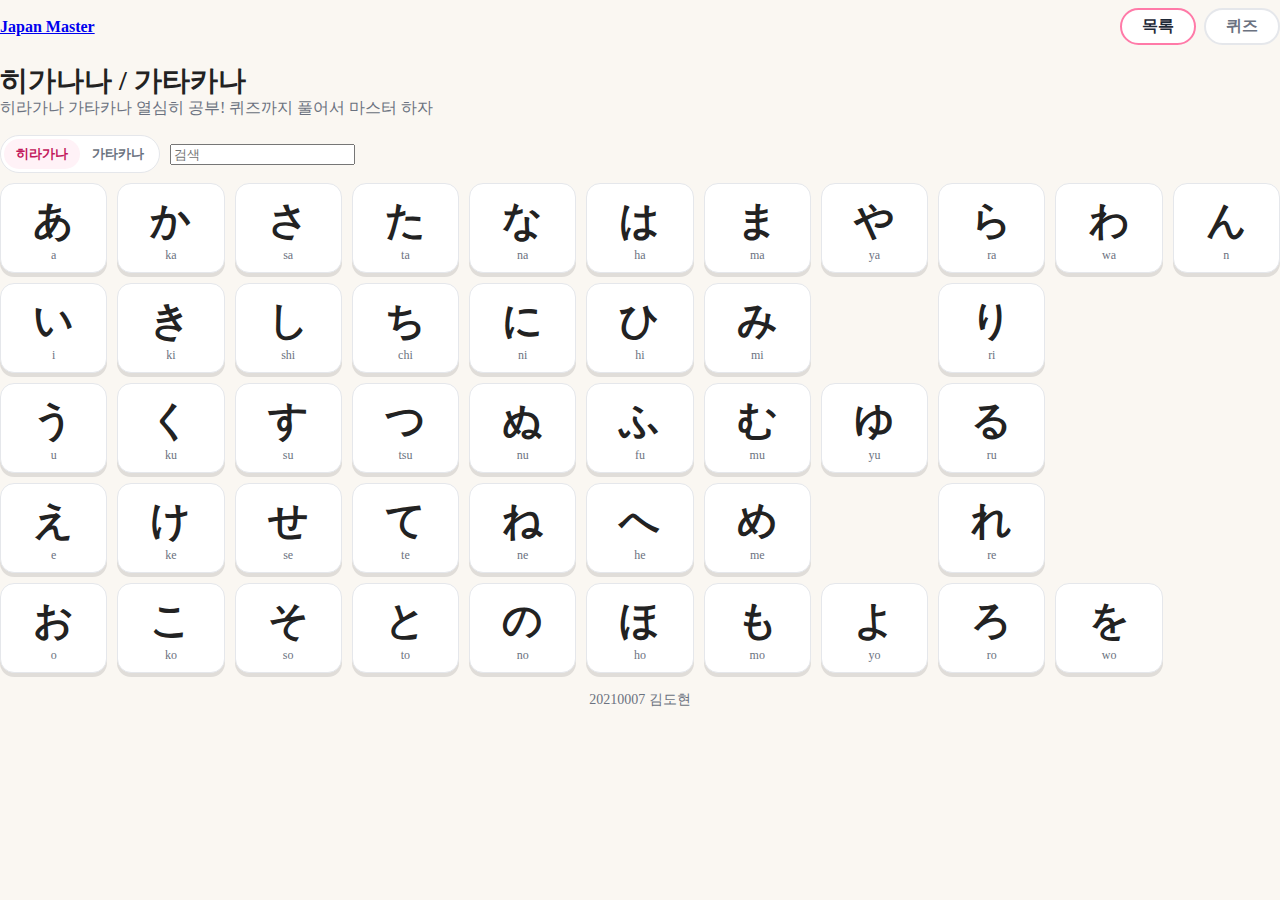
<file: index.html>
<!doctype html>
<html lang="ja">
<head>
    <meta charset="utf-8" />
    <meta name="viewport" content="width=device-width, initial-scale=1" />
    <title>일본어 마스터</title>
    <link rel="stylesheet" href="style.css">
    <script src="script.js"></script>
</head>
<body>
    <div class="wrap">
        <header>
            <a class="brand" href="#"><span class="dot"></span><b>Japan Master</b></a>
            <nav>
                <span class="nav-btn">목록</span>
                <span class="nav-btn">퀴즈</span>
            </nav>
        </header>

        <section class="head">
            <h1>히가나나 / 가타카나</h1>
            <p>히라가나 가타카나 열심히 공부! 퀴즈까지 풀어서 마스터 하자</p>
        </section>

        <div class="seg-container">
            <div class="seg">
                <button aria-pressed="true">히라가나</button>
                <button aria-pressed="false">가타카나</button>
            </div>
            <form class="search" onsubmit="return false">
                <input type="search" placeholder="검색" />
            </form>
        </div>

        <!-- 히라가나 그리드 -->
        <ul class="grid hiragana">
            <!-- 아행 -->
            <li class="card"><div class="kana">あ</div><div class="roma">a</div></li>
            <li class="card"><div class="kana">い</div><div class="roma">i</div></li>
            <li class="card"><div class="kana">う</div><div class="roma">u</div></li>
            <li class="card"><div class="kana">え</div><div class="roma">e</div></li>
            <li class="card"><div class="kana">お</div><div class="roma">o</div></li>

            <!-- 카행 -->
            <li class="card"><div class="kana">か</div><div class="roma">ka</div></li>
            <li class="card"><div class="kana">き</div><div class="roma">ki</div></li>
            <li class="card"><div class="kana">く</div><div class="roma">ku</div></li>
            <li class="card"><div class="kana">け</div><div class="roma">ke</div></li>
            <li class="card"><div class="kana">こ</div><div class="roma">ko</div></li>

            <!-- 사행 -->
            <li class="card"><div class="kana">さ</div><div class="roma">sa</div></li>
            <li class="card"><div class="kana">し</div><div class="roma">shi</div></li>
            <li class="card"><div class="kana">す</div><div class="roma">su</div></li>
            <li class="card"><div class="kana">せ</div><div class="roma">se</div></li>
            <li class="card"><div class="kana">そ</div><div class="roma">so</div></li>

            <!-- 타행 -->
            <li class="card"><div class="kana">た</div><div class="roma">ta</div></li>
            <li class="card"><div class="kana">ち</div><div class="roma">chi</div></li>
            <li class="card"><div class="kana">つ</div><div class="roma">tsu</div></li>
            <li class="card"><div class="kana">て</div><div class="roma">te</div></li>
            <li class="card"><div class="kana">と</div><div class="roma">to</div></li>

            <!-- 나행 -->
            <li class="card"><div class="kana">な</div><div class="roma">na</div></li>
            <li class="card"><div class="kana">に</div><div class="roma">ni</div></li>
            <li class="card"><div class="kana">ぬ</div><div class="roma">nu</div></li>
            <li class="card"><div class="kana">ね</div><div class="roma">ne</div></li>
            <li class="card"><div class="kana">の</div><div class="roma">no</div></li>

            <!-- 하행 -->
            <li class="card"><div class="kana">は</div><div class="roma">ha</div></li>
            <li class="card"><div class="kana">ひ</div><div class="roma">hi</div></li>
            <li class="card"><div class="kana">ふ</div><div class="roma">fu</div></li>
            <li class="card"><div class="kana">へ</div><div class="roma">he</div></li>
            <li class="card"><div class="kana">ほ</div><div class="roma">ho</div></li>

            <!-- 마행 -->
            <li class="card"><div class="kana">ま</div><div class="roma">ma</div></li>
            <li class="card"><div class="kana">み</div><div class="roma">mi</div></li>
            <li class="card"><div class="kana">む</div><div class="roma">mu</div></li>
            <li class="card"><div class="kana">め</div><div class="roma">me</div></li>
            <li class="card"><div class="kana">も</div><div class="roma">mo</div></li>

            <!-- 야행 -->
            <li class="card"><div class="kana">や</div><div class="roma">ya</div></li>
            <li class="card empty"></li>
            <li class="card"><div class="kana">ゆ</div><div class="roma">yu</div></li>
            <li class="card empty"></li>
            <li class="card"><div class="kana">よ</div><div class="roma">yo</div></li>

            <!-- 라행 -->
            <li class="card"><div class="kana">ら</div><div class="roma">ra</div></li>
            <li class="card"><div class="kana">り</div><div class="roma">ri</div></li>
            <li class="card"><div class="kana">る</div><div class="roma">ru</div></li>
            <li class="card"><div class="kana">れ</div><div class="roma">re</div></li>
            <li class="card"><div class="kana">ろ</div><div class="roma">ro</div></li>

            <!-- 와행 -->
            <li class="card"><div class="kana">わ</div><div class="roma">wa</div></li>
            <li class="card empty"></li>
            <li class="card empty"></li>
            <li class="card empty"></li>
            <li class="card"><div class="kana">を</div><div class="roma">wo</div></li>

            <!-- ㄴ -->
            <li class="card"><div class="kana">ん</div><div class="roma">n</div></li>
        </ul>

        <!-- 카타카나 그리드 -->
        <ul class="grid katakana" style="display:none">
            <!-- 아행 -->
            <li class="card"><div class="kana">ア</div><div class="roma">a</div></li>
            <li class="card"><div class="kana">イ</div><div class="roma">i</div></li>
            <li class="card"><div class="kana">ウ</div><div class="roma">u</div></li>
            <li class="card"><div class="kana">エ</div><div class="roma">e</div></li>
            <li class="card"><div class="kana">オ</div><div class="roma">o</div></li>

            <!-- 카행 -->
            <li class="card"><div class="kana">カ</div><div class="roma">ka</div></li>
            <li class="card"><div class="kana">キ</div><div class="roma">ki</div></li>
            <li class="card"><div class="kana">ク</div><div class="roma">ku</div></li>
            <li class="card"><div class="kana">ケ</div><div class="roma">ke</div></li>
            <li class="card"><div class="kana">コ</div><div class="roma">ko</div></li>

            <!-- 사행 -->
            <li class="card"><div class="kana">サ</div><div class="roma">sa</div></li>
            <li class="card"><div class="kana">シ</div><div class="roma">shi</div></li>
            <li class="card"><div class="kana">ス</div><div class="roma">su</div></li>
            <li class="card"><div class="kana">セ</div><div class="roma">se</div></li>
            <li class="card"><div class="kana">ソ</div><div class="roma">so</div></li>

            <!-- 타행 -->
            <li class="card"><div class="kana">タ</div><div class="roma">ta</div></li>
            <li class="card"><div class="kana">チ</div><div class="roma">chi</div></li>
            <li class="card"><div class="kana">ツ</div><div class="roma">tsu</div></li>
            <li class="card"><div class="kana">テ</div><div class="roma">te</div></li>
            <li class="card"><div class="kana">ト</div><div class="roma">to</div></li>

            <!-- 나행 -->
            <li class="card"><div class="kana">ナ</div><div class="roma">na</div></li>
            <li class="card"><div class="kana">ニ</div><div class="roma">ni</div></li>
            <li class="card"><div class="kana">ヌ</div><div class="roma">nu</div></li>
            <li class="card"><div class="kana">ネ</div><div class="roma">ne</div></li>
            <li class="card"><div class="kana">ノ</div><div class="roma">no</div></li>

            <!-- 하행 -->
            <li class="card"><div class="kana">ハ</div><div class="roma">ha</div></li>
            <li class="card"><div class="kana">ヒ</div><div class="roma">hi</div></li>
            <li class="card"><div class="kana">フ</div><div class="roma">fu</div></li>
            <li class="card"><div class="kana">ヘ</div><div class="roma">he</div></li>
            <li class="card"><div class="kana">ホ</div><div class="roma">ho</div></li>

            <!-- 마행 -->
            <li class="card"><div class="kana">マ</div><div class="roma">ma</div></li>
            <li class="card"><div class="kana">ミ</div><div class="roma">mi</div></li>
            <li class="card"><div class="kana">ム</div><div class="roma">mu</div></li>
            <li class="card"><div class="kana">メ</div><div class="roma">me</div></li>
            <li class="card"><div class="kana">モ</div><div class="roma">mo</div></li>

            <!-- 야행 -->
            <li class="card"><div class="kana">ヤ</div><div class="roma">ya</div></li>
            <li class="card empty"></li>
            <li class="card"><div class="kana">ユ</div><div class="roma">yu</div></li>
            <li class="card empty"></li>
            <li class="card"><div class="kana">ヨ</div><div class="roma">yo</div></li>

            <!-- 라행 -->
            <li class="card"><div class="kana">ラ</div><div class="roma">ra</div></li>
            <li class="card"><div class="kana">リ</div><div class="roma">ri</div></li>
            <li class="card"><div class="kana">ル</div><div class="roma">ru</div></li>
            <li class="card"><div class="kana">レ</div><div class="roma">re</div></li>
            <li class="card"><div class="kana">ロ</div><div class="roma">ro</div></li>

            <!-- 와행 -->
            <li class="card"><div class="kana">ワ</div><div class="roma">wa</div></li>
            <li class="card empty"></li>
            <li class="card empty"></li>
            <li class="card empty"></li>
            <li class="card"><div class="kana">ヲ</div><div class="roma">wo</div></li>

            <!-- ㄴ -->
            <li class="card"><div class="kana">ン</div><div class="roma">n</div></li>
        </ul>

        <footer>20210007 김도현</footer>
    </div>
</body>
</html>
</file>
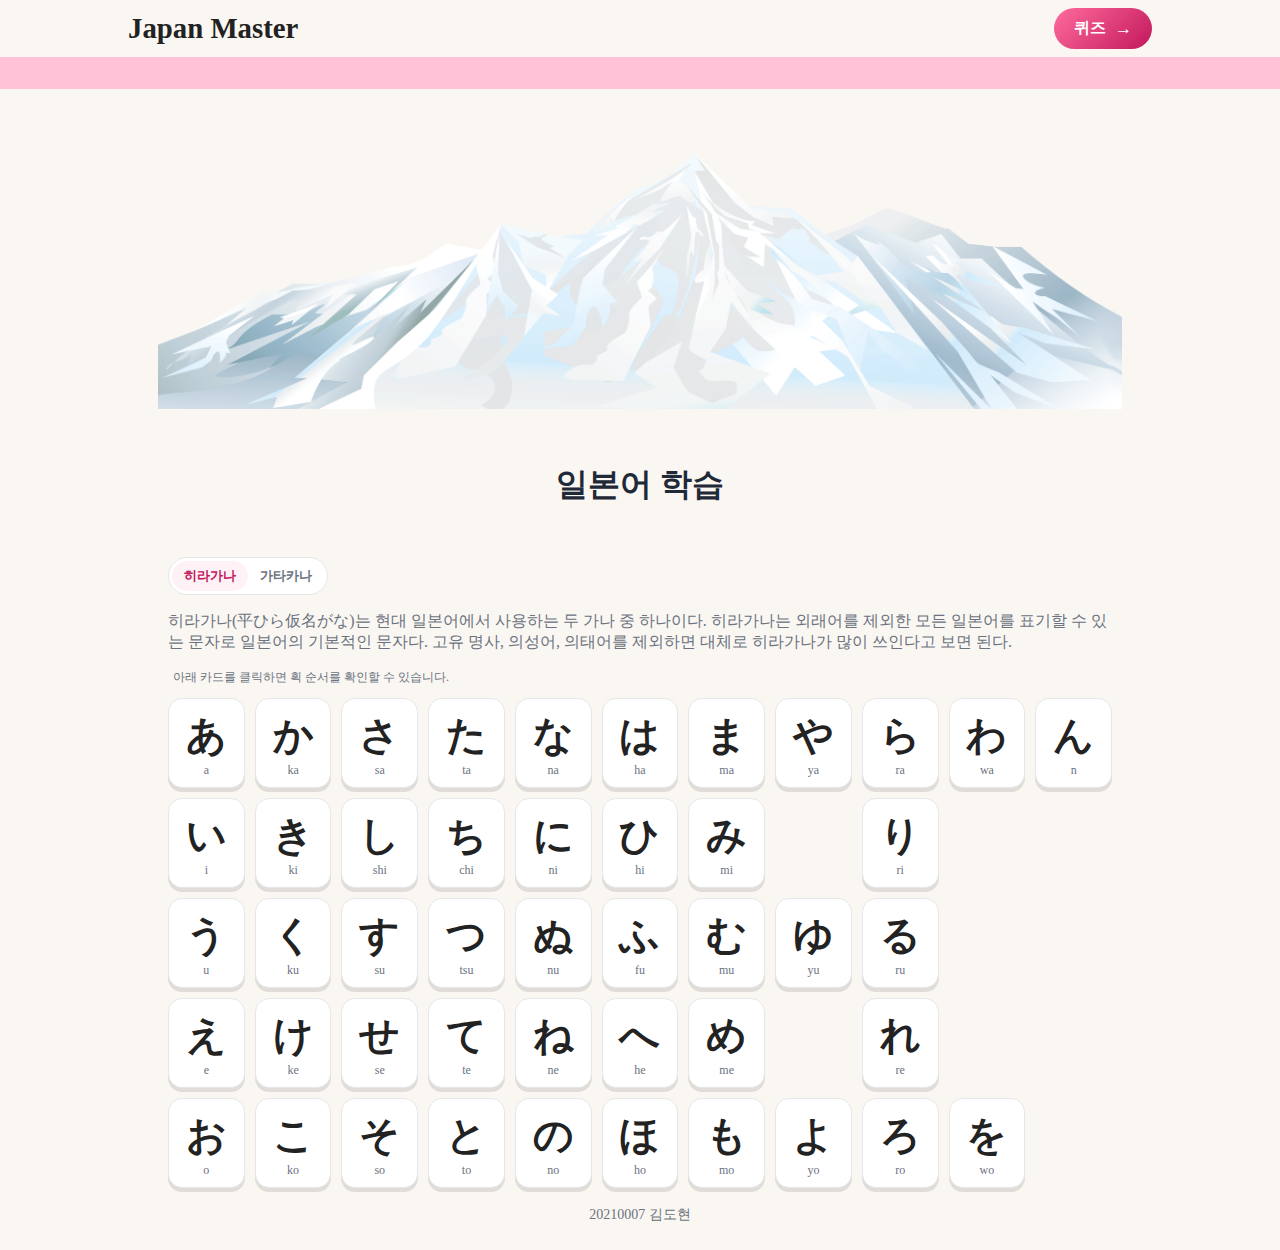
<file: main.html>
<!doctype html>
<html lang="kr">

<head>
    <meta charset="utf-8" />
    <meta name="viewport" content="width=device-width, initial-scale=1" />
    <title>일본어 마스터</title>
    <link rel="icon" href="images/icon.png"/> 
    <link rel="stylesheet" href="styles/sprite.css">
    <link rel="stylesheet" href="styles/style.css">
    <script src="scripts/modal.js"></script>
    <script src="scripts/index.js"></script>
    <script src="scripts/quiz.js"></script>
</head>

<body>

    <header>
        <a class="logo" href="#"><b>Japan Master</b></a>
        <nav>
            <button class="quiz-btn" id="openQuizBtn">
                <span class="quiz-text">퀴즈</span>
                <span class="quiz-arrow">→</span>
            </button>
        </nav>
    </header>
    <div class="main-nav"></div>
    <section class="head">
        <div class="banner">
            <img class="banner-img" src="images/banner2.png" alt="Japan Master Banner">
        </div>
        <div class="welcome-text">
            <h1>일본어 학습</h1>
        </div>
    </section>

    <div class="main-container">
        <div class="seg-container">
            <div class="seg">
                <button aria-pressed="true">히라가나</button>
                <button aria-pressed="false">가타카나</button>
            </div>
        </div>
        <p class="hiragana-detail">히라가나(平ひら仮名がな)는 현대 일본어에서 사용하는 두 가나 중 하나이다. 히라가나는 외래어를 제외한 모든 일본어를 표기할 수 있는 문자로 일본어의 기본적인 문자다. 고유 명사, 의성어, 의태어를 제외하면 대체로 히라가나가 많이 쓰인다고 보면 된다.</p>
        <p class="katakana-detail" style="display:none">가타카나(片かた仮名かな、カタカナ)는 현대 일본어에서 사용하는 두 가나 중 하나이다. 현대 일본어에서 히라가나와 함께 널리 쓰이며 가타카나로 쓰이는 경우는 일반적으로 외래어 혹은 외국어와 연관이 많다.</p>
        <p class="help">아래 카드를 클릭하면 획 순서를 확인할 수 있습니다.</p>

        <!-- 히라가나 그리드 -->
        <ul class="grid hiragana">
            <!-- 아행 -->
            <li class="card">
                <div class="kana">あ</div>
                <div class="roma">a</div>
            </li>
            <li class="card">
                <div class="kana">い</div>
                <div class="roma">i</div>
            </li>
            <li class="card">
                <div class="kana">う</div>
                <div class="roma">u</div>
            </li>
            <li class="card">
                <div class="kana">え</div>
                <div class="roma">e</div>
            </li>
            <li class="card">
                <div class="kana">お</div>
                <div class="roma">o</div>
            </li>

            <!-- 카행 -->
            <li class="card">
                <div class="kana">か</div>
                <div class="roma">ka</div>
            </li>
            <li class="card">
                <div class="kana">き</div>
                <div class="roma">ki</div>
            </li>
            <li class="card">
                <div class="kana">く</div>
                <div class="roma">ku</div>
            </li>
            <li class="card">
                <div class="kana">け</div>
                <div class="roma">ke</div>
            </li>
            <li class="card">
                <div class="kana">こ</div>
                <div class="roma">ko</div>
            </li>

            <!-- 사행 -->
            <li class="card">
                <div class="kana">さ</div>
                <div class="roma">sa</div>
            </li>
            <li class="card">
                <div class="kana">し</div>
                <div class="roma">shi</div>
            </li>
            <li class="card">
                <div class="kana">す</div>
                <div class="roma">su</div>
            </li>
            <li class="card">
                <div class="kana">せ</div>
                <div class="roma">se</div>
            </li>
            <li class="card">
                <div class="kana">そ</div>
                <div class="roma">so</div>
            </li>

            <!-- 타행 -->
            <li class="card">
                <div class="kana">た</div>
                <div class="roma">ta</div>
            </li>
            <li class="card">
                <div class="kana">ち</div>
                <div class="roma">chi</div>
            </li>
            <li class="card">
                <div class="kana">つ</div>
                <div class="roma">tsu</div>
            </li>
            <li class="card">
                <div class="kana">て</div>
                <div class="roma">te</div>
            </li>
            <li class="card">
                <div class="kana">と</div>
                <div class="roma">to</div>
            </li>

            <!-- 나행 -->
            <li class="card">
                <div class="kana">な</div>
                <div class="roma">na</div>
            </li>
            <li class="card">
                <div class="kana">に</div>
                <div class="roma">ni</div>
            </li>
            <li class="card">
                <div class="kana">ぬ</div>
                <div class="roma">nu</div>
            </li>
            <li class="card">
                <div class="kana">ね</div>
                <div class="roma">ne</div>
            </li>
            <li class="card">
                <div class="kana">の</div>
                <div class="roma">no</div>
            </li>

            <!-- 하행 -->
            <li class="card">
                <div class="kana">は</div>
                <div class="roma">ha</div>
            </li>
            <li class="card">
                <div class="kana">ひ</div>
                <div class="roma">hi</div>
            </li>
            <li class="card">
                <div class="kana">ふ</div>
                <div class="roma">fu</div>
            </li>
            <li class="card">
                <div class="kana">へ</div>
                <div class="roma">he</div>
            </li>
            <li class="card">
                <div class="kana">ほ</div>
                <div class="roma">ho</div>
            </li>

            <!-- 마행 -->
            <li class="card">
                <div class="kana">ま</div>
                <div class="roma">ma</div>
            </li>
            <li class="card">
                <div class="kana">み</div>
                <div class="roma">mi</div>
            </li>
            <li class="card">
                <div class="kana">む</div>
                <div class="roma">mu</div>
            </li>
            <li class="card">
                <div class="kana">め</div>
                <div class="roma">me</div>
            </li>
            <li class="card">
                <div class="kana">も</div>
                <div class="roma">mo</div>
            </li>

            <!-- 야행 -->
            <li class="card">
                <div class="kana">や</div>
                <div class="roma">ya</div>
            </li>
            <li class="card empty"></li>
            <li class="card">
                <div class="kana">ゆ</div>
                <div class="roma">yu</div>
            </li>
            <li class="card empty"></li>
            <li class="card">
                <div class="kana">よ</div>
                <div class="roma">yo</div>
            </li>

            <!-- 라행 -->
            <li class="card">
                <div class="kana">ら</div>
                <div class="roma">ra</div>
            </li>
            <li class="card">
                <div class="kana">り</div>
                <div class="roma">ri</div>
            </li>
            <li class="card">
                <div class="kana">る</div>
                <div class="roma">ru</div>
            </li>
            <li class="card">
                <div class="kana">れ</div>
                <div class="roma">re</div>
            </li>
            <li class="card">
                <div class="kana">ろ</div>
                <div class="roma">ro</div>
            </li>

            <!-- 와행 -->
            <li class="card">
                <div class="kana">わ</div>
                <div class="roma">wa</div>
            </li>
            <li class="card empty"></li>
            <li class="card empty"></li>
            <li class="card empty"></li>
            <li class="card">
                <div class="kana">を</div>
                <div class="roma">wo</div>
            </li>

            <!-- ㄴ -->
            <li class="card">
                <div class="kana">ん</div>
                <div class="roma">n</div>
            </li>
        </ul>

        <!-- 카타카나 그리드 -->
        <ul class="grid katakana" style="display:none">
            <!-- 아행 -->
            <li class="card">
                <div class="kana">ア</div>
                <div class="roma">a</div>
            </li>
            <li class="card">
                <div class="kana">イ</div>
                <div class="roma">i</div>
            </li>
            <li class="card">
                <div class="kana">ウ</div>
                <div class="roma">u</div>
            </li>
            <li class="card">
                <div class="kana">エ</div>
                <div class="roma">e</div>
            </li>
            <li class="card">
                <div class="kana">オ</div>
                <div class="roma">o</div>
            </li>

            <!-- 카행 -->
            <li class="card">
                <div class="kana">カ</div>
                <div class="roma">ka</div>
            </li>
            <li class="card">
                <div class="kana">キ</div>
                <div class="roma">ki</div>
            </li>
            <li class="card">
                <div class="kana">ク</div>
                <div class="roma">ku</div>
            </li>
            <li class="card">
                <div class="kana">ケ</div>
                <div class="roma">ke</div>
            </li>
            <li class="card">
                <div class="kana">コ</div>
                <div class="roma">ko</div>
            </li>

            <!-- 사행 -->
            <li class="card">
                <div class="kana">サ</div>
                <div class="roma">sa</div>
            </li>
            <li class="card">
                <div class="kana">シ</div>
                <div class="roma">shi</div>
            </li>
            <li class="card">
                <div class="kana">ス</div>
                <div class="roma">su</div>
            </li>
            <li class="card">
                <div class="kana">セ</div>
                <div class="roma">se</div>
            </li>
            <li class="card">
                <div class="kana">ソ</div>
                <div class="roma">so</div>
            </li>

            <!-- 타행 -->
            <li class="card">
                <div class="kana">タ</div>
                <div class="roma">ta</div>
            </li>
            <li class="card">
                <div class="kana">チ</div>
                <div class="roma">chi</div>
            </li>
            <li class="card">
                <div class="kana">ツ</div>
                <div class="roma">tsu</div>
            </li>
            <li class="card">
                <div class="kana">テ</div>
                <div class="roma">te</div>
            </li>
            <li class="card">
                <div class="kana">ト</div>
                <div class="roma">to</div>
            </li>

            <!-- 나행 -->
            <li class="card">
                <div class="kana">ナ</div>
                <div class="roma">na</div>
            </li>
            <li class="card">
                <div class="kana">ニ</div>
                <div class="roma">ni</div>
            </li>
            <li class="card">
                <div class="kana">ヌ</div>
                <div class="roma">nu</div>
            </li>
            <li class="card">
                <div class="kana">ネ</div>
                <div class="roma">ne</div>
            </li>
            <li class="card">
                <div class="kana">ノ</div>
                <div class="roma">no</div>
            </li>

            <!-- 하행 -->
            <li class="card">
                <div class="kana">ハ</div>
                <div class="roma">ha</div>
            </li>
            <li class="card">
                <div class="kana">ヒ</div>
                <div class="roma">hi</div>
            </li>
            <li class="card">
                <div class="kana">フ</div>
                <div class="roma">fu</div>
            </li>
            <li class="card">
                <div class="kana">ヘ</div>
                <div class="roma">he</div>
            </li>
            <li class="card">
                <div class="kana">ホ</div>
                <div class="roma">ho</div>
            </li>

            <!-- 마행 -->
            <li class="card">
                <div class="kana">マ</div>
                <div class="roma">ma</div>
            </li>
            <li class="card">
                <div class="kana">ミ</div>
                <div class="roma">mi</div>
            </li>
            <li class="card">
                <div class="kana">ム</div>
                <div class="roma">mu</div>
            </li>
            <li class="card">
                <div class="kana">メ</div>
                <div class="roma">me</div>
            </li>
            <li class="card">
                <div class="kana">モ</div>
                <div class="roma">mo</div>
            </li>

            <!-- 야행 -->
            <li class="card">
                <div class="kana">ヤ</div>
                <div class="roma">ya</div>
            </li>
            <li class="card empty"></li>
            <li class="card">
                <div class="kana">ユ</div>
                <div class="roma">yu</div>
            </li>
            <li class="card empty"></li>
            <li class="card">
                <div class="kana">ヨ</div>
                <div class="roma">yo</div>
            </li>

            <!-- 라행 -->
            <li class="card">
                <div class="kana">ラ</div>
                <div class="roma">ra</div>
            </li>
            <li class="card">
                <div class="kana">リ</div>
                <div class="roma">ri</div>
            </li>
            <li class="card">
                <div class="kana">ル</div>
                <div class="roma">ru</div>
            </li>
            <li class="card">
                <div class="kana">レ</div>
                <div class="roma">re</div>
            </li>
            <li class="card">
                <div class="kana">ロ</div>
                <div class="roma">ro</div>
            </li>

            <!-- 와행 -->
            <li class="card">
                <div class="kana">ワ</div>
                <div class="roma">wa</div>
            </li>
            <li class="card empty"></li>
            <li class="card empty"></li>
            <li class="card empty"></li>
            <li class="card">
                <div class="kana">ヲ</div>
                <div class="roma">wo</div>
            </li>

            <!-- ㄴ -->
            <li class="card">
                <div class="kana">ン</div>
                <div class="roma">n</div>
            </li>
        </ul>

        <footer>20210007 김도현</footer>
    </div>


    <div class="modal" id="strokeModal">
        <div class="modal-content">
            <div class="stroke-container">
                <div class="sprite-frame frame-1"></div>
                <div class="sprite-frame frame-2"></div>
                <div class="sprite-frame frame-3"></div>
                <div class="sprite-frame frame-4"></div>
                <div class="sprite-frame frame-5"></div>
            </div>
            <p class="modal-text">획순</p>
        </div>
    </div>

    <!-- 퀴즈 모달 -->
    <div class="modal" id="quizModal">
        <div class="modal-content quiz-modal-content">

            <div id="quizSetup">
                <h2 class="quiz-title">퀴즈</h2>
                <p class="quiz-desc">랜덤으로 5개 문제가 출제됩니다</p>
                <div class="quiz-option-group">
                    <label class="quiz-label">문자 선택</label>
                    <div class="quiz-toggle">
                        <button class="quiz-option-btn" data-type="hiragana" aria-pressed="true">히라가나</button>
                        <button class="quiz-option-btn" data-type="katakana" aria-pressed="false">가타카나</button>
                    </div>
                </div>
                <button class="quiz-start-btn" id="startQuizBtn">시작하기</button>
            </div>

            <div id="quizPlay" style="display:none">
                <p>문제 <span id="currentQuestion">1</span> / 5</p>
                <div id="quizCharacter">あ</div>
                <p>이 문자의 발음은?</p>
                <div class="quiz-input-container">
                    <input type="text" id="answerInput" placeholder="예: 아" autocomplete="off">
                    <button id="submitBtn" class="quiz-submit-btn" onclick="checkAnswer()">제출</button>
                </div>
                <div id="quizFeedback" style="display:none">
                    <p id="feedbackText"></p>
                </div>
            </div>

            <div id="quizResult" style="display:none">
                <h2>퀴즈 완료!</h2>
                <p><span id="correctCount">0</span> / 5 정답</p>
                <button class="quiz-close-btn" id="closeQuizBtn">닫기</button>
            </div>

        </div>
    </div>
</body>

</html>
</file>
<file: style.css>
* {
    box-sizing: border-box
}

html,
body {
    height: 100%
}

body {
    margin: 0;
    font: 16px;
    color: #222;
    background: #faf7f2
}

.main-container {
    max-width: 980px;
    margin: 0 auto;
    padding: 18px
}

.help{
    font-size: 12px;
    margin:3;
    padding-left: 5px;
    color: #6b7280
}

header {
    display: flex;
    align-items: center;
    justify-content: space-between;
    gap: 12px;
    padding: 8px 0
}

.logo {
    display: flex;
    align-items: center;
    gap: 10px;
    text-decoration: none;
    color: inherit
}

.logo b {
    font-weight: 800
}

nav {
    display: flex;
    gap: 8px
}

.nav-btn {
    border: 2px solid #e5e7eb;
    background: #ffffff;
    padding: 6px 20px;
    border-radius: 1000px;
    font-weight: 600;
    color: #6b7280
}

.nav-btn[aria-pressed="true"] {
    border-color: #ff7aa8;
    background-color: white;
    color: #1f2937
}

.head {
    margin: 10px 0 16px
}

.head h1 {
    margin: 0;
    font-size: 28px;
    font-weight: bold;
    line-height: 1.25
}

.head p {
    margin:0;
    color: #6b7280
}

.seg-container {
    display: flex;
    align-items: center;
    gap: 10px;
    margin: 10px 0
}

.seg {
    display: inline-flex;
    border: 1px solid #e5e7eb;
    background: #ffffff;
    border-radius: 1000px;
    padding: 3px
}

.seg button {
    border: none;
    background: transparent;
    padding: 6px 12px;
    border-radius: 1000px;
    font-weight: 700;
    color: #6b7280;
    cursor: pointer;
}

.seg button[aria-pressed="true"] {
    background: #fff2f7;
    color: #c2185b
}


.grid {
    display: grid;
    grid-template-rows: repeat(5, 1fr);
    grid-auto-flow: column;
    gap: 10px;
    padding:0; 
    margin:0
}

.card {
    background: #ffffff;
    border: 1px solid #e5e7eb;
    border-radius: 14px;
    box-shadow: 0 4px 0 rgba(0, 0, 0, .1);
    min-height: 90px;
    display: flex;
    flex-direction: column;
    align-items: center;
    justify-content: center;
    padding: 6px
}

.card.empty {
    background: transparent;
    border: none;
    box-shadow: none
}

.kana {
    font-size: 40px;
    font-weight: 800
}

.roma {
    font-size: 12px;
    color: #6b7280
}

footer {
    margin: 18px 0 8px;
    color: #6b7280;
    font-size: 14px;
    text-align: center
}
</file>
<file: styles/sprite.css>
body {
    margin: 0;
    padding: 20px;
    background-color: #f0f0f0;
}

.container {
    position: relative;
    width: 113px;
    height: 110px;
}

/* 획순 애니메이션 */
.stroke-container {
    position: relative;
    width: 114px;
    height: 110px;
    margin: 0 auto
}

.sprite-frame {
    position: absolute;
    top: 0;
    left: 0;
    width: 114px;
    height: 110px;
    background-repeat: no-repeat;
    overflow: hidden
}

.frame-1 {
    background-position: -4px -24.5px;
    z-index: 1;
    animation: showFrame1 2.5s infinite
}

.frame-2 {
    background-position: -117.5px -24.5px;
    z-index: 2;
    animation: showFrame2 2.5s infinite
}

.frame-3 {
    background-position: -231px -24.5px;
    z-index: 3;
    animation: showFrame3 2.5s infinite
}

.frame-4 {
    background-position: -345.5px -24.5px;
    z-index: 4;
    animation: showFrame4 2.5s infinite
}

.frame-5 {
    background-position: -460px -24.5px;
    z-index: 5;
    animation: showFrame5 2.5s infinite
}

@keyframes showFrame1 {
    0%, 100% {
        opacity: 1
    }
}

@keyframes showFrame2 {
    0%, 24.99% {
        opacity: 0
    }
    25%, 100% {
        opacity: 1
    }
}

@keyframes showFrame3 {
    0%, 49.99% {
        opacity: 0
    }
    50%, 100% {
        opacity: 1
    }
}

@keyframes showFrame4 {
    0%, 74.99% {
        opacity: 0
    }
    75%, 100% {
        opacity: 1
    }
}

@keyframes showFrame5 {
    0%, 79.99% {
        opacity: 0
    }
    80%, 100% {
        opacity: 1
    }
}
</file>
<file: styles/style.css>
* {
    box-sizing: border-box
}

html,
body {
    height: 100%
}

body {
    margin: 0;
    font: 16px;
    color: #222;
    background: #faf7f2;
    padding: 0px;
}

.banner-area {
    background: white;
    padding: 1px 0;
}

.content-wrapper {
    max-width: 980px;
    margin: 0 auto;
    padding: 0 18px;
}

.main-container {
    max-width: 980px;
    margin: 0 auto;
    padding: 18px;
}

.help {
    font-size: 12px;
    margin: 3;
    padding-left: 5px;
    color: #6b7280
}

header {
    display: flex;
    align-items: center;
    justify-content: space-between;
    gap: 12px;
    padding: 8px 0;
    margin: 0 10%;
}

.logo {
    display: flex;
    align-items: center;
    gap: 10px;
    text-decoration: none;
    color: inherit;
    font-size: 1.8rem;
}

.logo b {
    font-weight: 800
}

nav {
    display: flex;
    gap: 8px;
}

.quiz-btn {
    display: inline-flex;
    align-items: center;
    gap: 8px;
    padding: 10px 20px;
    background: linear-gradient(135deg, #ff6b9d 0%, #c2185b 100%);
    border: none;
    border-radius: 999px;
    color: white;
    font-weight: 700;
    font-size: 1rem;
    text-decoration: none;
    transition: all 0.3s ease;
    position: relative;
    overflow: hidden;
}



.quiz-btn:hover::before {
    left: 100%;
}

.quiz-btn:hover {
    transform: translateY(-2px);
    box-shadow: 0 6px 20px rgba(255, 107, 157, 0.4);
}

.quiz-btn:active {
    transform: translateY(0);
    box-shadow: 0 2px 10px rgba(255, 107, 157, 0.3);
}

.quiz-arrow {
    font-size: 1.1rem;
    transition: transform 0.3s ease;
}

.quiz-btn:hover .quiz-arrow {
    transform: translateX(4px);
}


.main-nav {
    height: 32px;
    background-color:#ffc2d7;
}


.banner {
    text-align: center;
    padding: 20px 0;
}

.banner-img {
    max-width: 100%;
    height: auto;
    max-height: 300px;
}

.welcome-text {
    max-width: 980px;
    margin: 0 auto;
    padding: 30px 18px 10px;
    text-align: center;
}

.welcome-text h1 {
    font-size: 2rem;
    font-weight: 800;
    color: #1f2937;
    margin: 0 0 12px 0;
}

.seg-container {
    display: flex;
    align-items: center;
    gap: 10px;
    margin: 10px 0
}

.seg {
    display: inline-flex;
    border: 1px solid #e5e7eb;
    background: #ffffff;
    border-radius: 1000px;
    padding: 3px
}

.seg button {
    border: none;
    background: transparent;
    padding: 6px 12px;
    border-radius: 1000px;
    font-weight: 700;
    color: #6b7280;
    cursor: pointer;
}

.seg button[aria-pressed="true"] {
    background: #fff2f7;
    color: #c2185b
}

.hiragana-detail {
    color: #6b7280;
    font-size: 1rem;
}

.katakana-detail {
    color: #6b7280;
}

.grid {
    display: grid;
    grid-template-rows: repeat(5, 1fr);
    grid-auto-flow: column;
    gap: 10px;
    padding: 0;
    margin: 0
}

.card {
    background: #ffffff;
    border: 1px solid #e5e7eb;
    border-radius: 14px;
    box-shadow: 0 4px 0 rgba(0, 0, 0, .1);
    min-height: 90px;
    display: flex;
    flex-direction: column;
    align-items: center;
    justify-content: center;
    padding: 6px;
    cursor: pointer;
    transition: transform 0.2s
}

.card:hover {
    transform: translateY(-2px)
}

.card.empty {
    background: transparent;
    border: none;
    box-shadow: none
}

.kana {
    font-size: 40px;
    font-weight: 800
}

.roma {
    font-size: 12px;
    color: #6b7280
}

footer {
    margin: 18px 0 8px;
    color: #6b7280;
    font-size: 14px;
    text-align: center
}

/* 모달 */
.modal {
    display: none;
    position: fixed;
    top: 0;
    left: 0;
    width: 100%;
    height: 100%;
    background: rgba(0, 0, 0, 0.7);
    z-index: 1000;
    justify-content: center;
    align-items: center
}

.modal.show {
    display: flex
}

.modal-content {
    background: white;
    padding: 30px;
    border-radius: 16px;
    box-shadow: 0 10px 40px rgba(0, 0, 0, 0.3);
    text-align: center
}

.modal-text {
    margin-top: 10px;
    font-size: 16px;
    font-weight: 600;
    color: #6b7280
}

/* 퀴즈 모달 스타일 */
.quiz-modal-content {
    max-width: 500px;
    width: 90%;
}

.quiz-title {
    font-size: 1.5rem;
    font-weight: 700;
    color: #333;
    margin: 0 0 10px 0;
    text-align: center;
}

.quiz-desc {
    font-size: 0.9rem;
    color: #666;
    text-align: center;
    margin: 0 0 20px 0;
}

.quiz-option-group {
    margin-bottom: 25px;
}

.quiz-label {
    display: block;
    font-size: 1rem;
    font-weight: 600;
    color: #374151;
    margin-bottom: 10px;
}

.quiz-toggle {
    display: flex;
    gap: 8px;
    flex-wrap: wrap;
}

.quiz-option-btn {
    flex: 1;
    min-width: 100px;
    padding: 10px 20px;
    border: 2px solid #ddd;
    background: white;
    border-radius: 8px;
    font-weight: 600;
    color: #666;
    cursor: pointer;
}

.quiz-option-btn:hover {
    border-color: #faa4c2;
}

.quiz-option-btn[aria-pressed="true"] {
    border-color: #ff6b9d;
    background: #ff6b9d;
    color: white;
}

.quiz-start-btn {
    width: 100%;
    padding: 14px;
    margin-top: 10px;
    background: #ff6b9d;
    border: none;
    border-radius: 8px;
    color: white;
    font-size: 1rem;
    font-weight: 700;
    cursor: pointer;
}

.quiz-start-btn:hover {
    background: #ff5a8f;
}

.quiz-header {
    margin-bottom: 20px;
    padding-bottom: 10px;
    border-bottom: 1px solid #ddd;
    text-align: center;
}

.quiz-progress {
    font-size: 0.95rem;
    font-weight: 600;
    color: #666;
}

.quiz-question {
    text-align: center;
    margin-bottom: 20px;
}

.quiz-character {
    font-size: 4rem;
    font-weight: 700;
    color: #333;
    margin-bottom: 10px;
}

.quiz-prompt {
    font-size: 1rem;
    color: #666;
    margin: 0;
}

.quiz-options {
    display: grid;
    grid-template-columns: repeat(2, 1fr);
    gap: 12px;
    margin-bottom: 20px;
}

.quiz-answer-btn {
    padding: 15px;
    background: white;
    border: 2px solid #ddd;
    border-radius: 8px;
    font-size: 1.1rem;
    font-weight: 600;
    color: #333;
    cursor: pointer;
}

.quiz-answer-btn:hover:not(:disabled) {
    border-color: #faa4c2;
}

.quiz-answer-btn.correct {
    border-color: #4caf50;
    background: #e8f5e9;
    color: #2e7d32;
}

.quiz-answer-btn.incorrect {
    border-color: #f44336;
    background: #ffebee;
    color: #c62828;
}

.quiz-answer-btn:disabled {
    cursor: not-allowed;
}

.quiz-feedback {
    text-align: center;
    padding: 12px;
    border-radius: 8px;
    margin-top: 15px;
}

.quiz-feedback.correct {
    background: #e8f5e9;
    color: #2e7d32;
}

.quiz-feedback.incorrect {
    background: #ffebee;
    color: #c62828;
}

.feedback-text {
    margin: 0;
    font-size: 1rem;
    font-weight: 600;
}

.result-score {
    text-align: center;
    margin: 30px 0;
}

.result-text {
    font-size: 1.5rem;
    font-weight: 700;
    color: #333;
    margin: 0;
}

.result-time {
    text-align: center;
    margin-bottom: 30px;
}

.result-time p {
    font-size: 1.1rem;
    color: #6b7280;
    margin: 0;
}

.result-time span {
    font-weight: 700;
    color: #ff6b9d;
}

.result-buttons {
    text-align: center;
}

.quiz-close-btn {
    width: 100%;
    padding: 14px;
    margin-top: 10px;
    background: #ff6b9d;
    border: none;
    border-radius: 8px;
    color: white;
    font-size: 1rem;
    font-weight: 700;
    cursor: pointer;
}

.quiz-close-btn:hover {
    background: #ff5a8f;
}

/* 퀴즈 입력 방식 스타일 */
.quiz-input-container {
    display: flex;
    gap: 10px;
    margin: 20px 0;
    flex-direction: column;
}

#answerInput {
    flex: 1;
    padding: 15px;
    font-size: 1.2rem;
    border: 2px solid #ddd;
    border-radius: 8px;
    text-align: center;
    font-weight: 600;
    transition: border-color 0.3s;
}

#answerInput:focus {
    outline: none;
    border-color: #ff6b9d;
}

#answerInput:disabled {
    background: #f5f5f5;
    cursor: not-allowed;
}

.quiz-submit-btn {
    padding: 15px 30px;
    background: #ff6b9d;
    border: none;
    border-radius: 8px;
    color: white;
    font-size: 1rem;
    font-weight: 700;
    cursor: pointer;
    transition: background 0.3s;
}

.quiz-submit-btn:hover:not(:disabled) {
    background: #ff5a8f;
}

.quiz-submit-btn:disabled {
    background: #ccc;
    cursor: not-allowed;
}

#quizCharacter {
    font-size: 5rem;
    font-weight: 700;
    margin: 20px 0;
}
</file>
